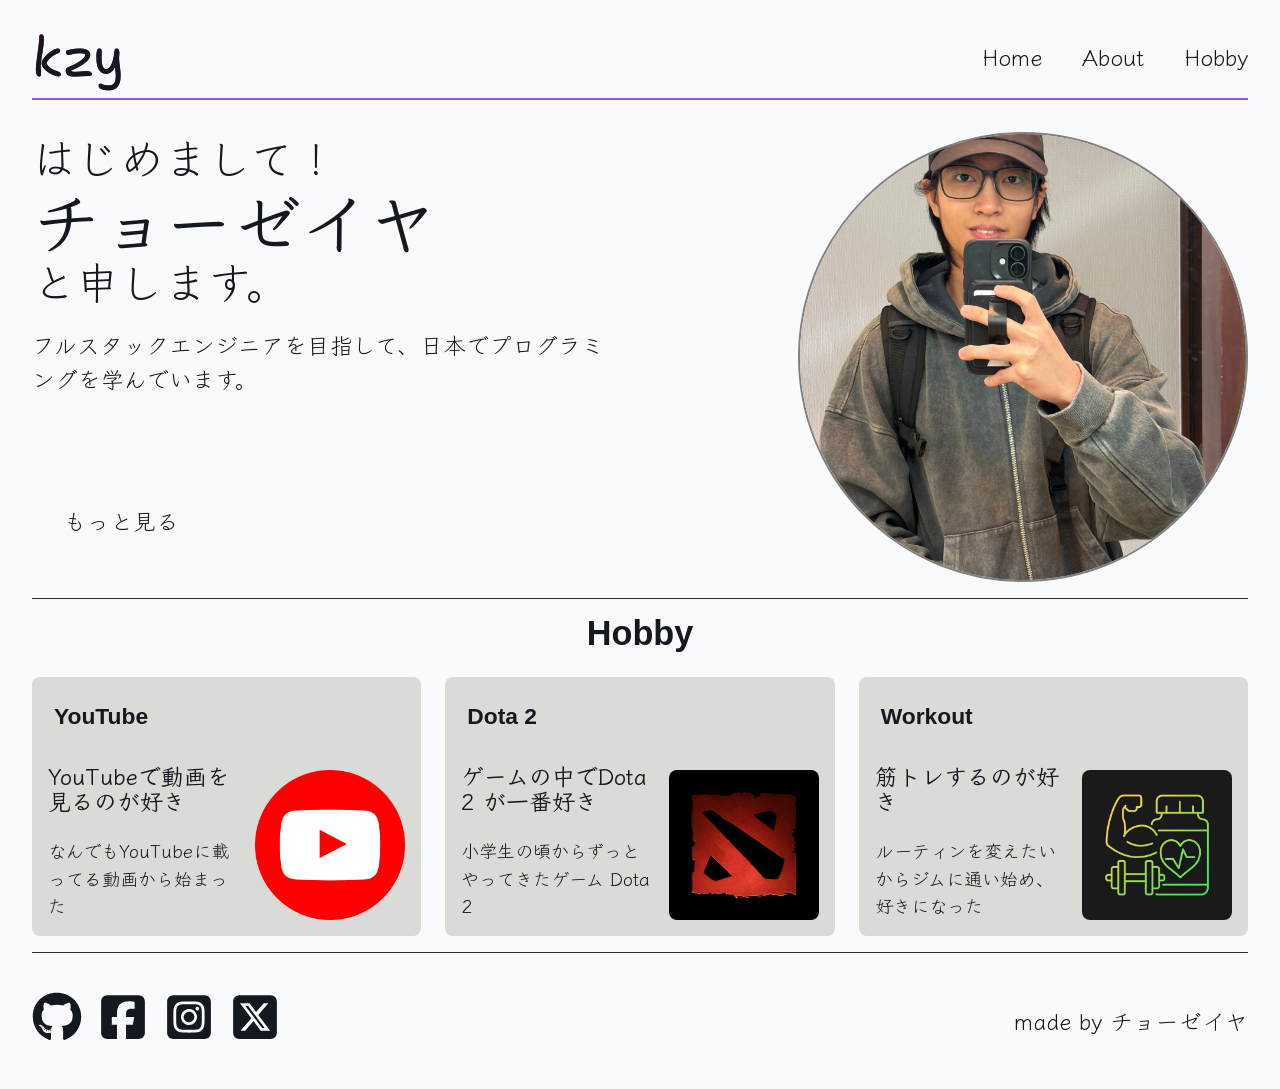
<file: index.html>
<!doctype html>
<html lang="en">
  <head>
    <meta charset="UTF-8" />
    <meta name="viewport" content="width=device-width, initial-scale=1.0" />

    <!--google fonts-->
    <link rel="preconnect" href="https://fonts.googleapis.com" />
    <link rel="preconnect" href="https://fonts.gstatic.com" crossorigin />
    <link
      href="https://fonts.googleapis.com/css2?family=Google+Sans:ital,opsz,wght@0,17..18,400..700;1,17..18,400..700&family=Klee+One:wght@400;600&family=Shantell+Sans:ital,wght@0,300..800;1,300..800&display=swap"
      rel="stylesheet"
    />

    <!--favicon-->

    <!--css-->

    <link rel="stylesheet" href="css/index.css" />
    <link rel="stylesheet" href="css/home.css" />

    <title>kzy | Profile</title>
  </head>
  <body>
    <header class="header">
      <div class="logo-container">
        <p class="logo">
          <a class="logo-link | ff-accent fs-800" href="index.html">kzy</a>
        </p>
      </div>
      <nav class="primary-nav">
        <ul class="nav-lists" role="list">
          <li class="nav-list">
            <a href="index.html" class="nav-link">Home</a>
          </li>
          <li class="nav-list">
            <a href="about.html" class="nav-link">About</a>
          </li>
          <li class="nav-list">
            <a href="hobby.html" class="nav-link">Hobby</a>
          </li>
        </ul>
      </nav>
    </header>

    <main>
      <div class="wrapper">
        <section class="hero-section | grid section-end-line">
          <div class="hero-content | flow">
            <h1 class="hero-content-title | fw-regular fs-700">
              はじめまして！
              <br />
              <span class="text-big | fw-semi-bold fs-900">チョーゼイヤ</span>
              <br />
              と申します。
            </h1>
            <p class="hero-content-description">
              フルスタックエンジニアを目指して、日本でプログラミングを学んでいます。
            </p>
          </div>

          <img src="images/avatar.jpg" alt="" class="hero-avatar" />

          <a href="about.html" class="link-btn">もっと見る</a>
        </section>

        <section class="hobby-section | flow section-end-line">
          <h2 class="hobby-title | ff-secondary fw-bold text-center">Hobby</h2>

          <div class="cards-container">
            <!--YouTube-->
            <div class="card youtube | grid">
              <p class="card-title | ff-secondary fw-bold">
                <a href="hobby.html#youtube">YouTube</a>
              </p>

              <div class="card-contents | flow text-start">
                <h4 class="card-content-heading | fs-400">
                  YouTubeで動画を見るのが好き　
                </h4>
                <p class="card-content-description | fs-300">
                  なんでもYouTubeに載ってる動画から始まった
                </p>
              </div>

              <div class="card-img">
                <img src="images/youtube.png" alt="" />
              </div>
            </div>

            <!--Dota 2-->
            <div class="card dota | grid">
              <p class="card-title | ff-secondary fw-bold">
                <a href="hobby.html#dota">Dota 2</a>
              </p>

              <div class="card-contents | flow text-start">
                <h4 class="card-content-heading | fs-400">
                  ゲームの中でDota 2 が一番好き
                </h4>
                <p class="card-content-description | fs-300">
                  小学生の頃からずっとやってきたゲーム Dota 2
                </p>
              </div>

              <div class="card-img">
                <img src="images/dota.jpg" alt="" />
              </div>
            </div>

            <!--Workout-->
            <div class="card workout | grid">
              <p class="card-title | ff-secondary fw-bold">
                <a href="hobby.html#workout">Workout</a>
              </p>

              <div class="card-contents | flow text-start">
                <h4 class="card-content-heading | fs-400">
                  筋トレするのが好き
                </h4>
                <p class="card-content-description | fs-300">
                  ルーティンを変えたいからジムに通い始め、好きになった
                </p>
              </div>

              <div class="card-img">
                <img src="images/workout.jpg" alt="" />
              </div>
            </div>
          </div>
        </section>
      </div>
    </main>
    <footer>
      <div class="footer-section | wrapper">
        <ul class="social-lists | flex" role="list">
          <!--GitHub-->
          <li class="social-list github">
            <a
              href="https://github.com/2602IT0011-oca"
              class="social-link"
              target="_blank"
            >
              <svg xmlns="http://www.w3.org/2000/svg" viewBox="0 0 512 512">
                <!--!Font Awesome Free v7.2.0 by @fontawesome - https://fontawesome.com License - https://fontawesome.com/license/free Copyright 2026 Fonticons, Inc.-->
                <path
                  d="M173.9 397.4c0 2-2.3 3.6-5.2 3.6-3.3 .3-5.6-1.3-5.6-3.6 0-2 2.3-3.6 5.2-3.6 3-.3 5.6 1.3 5.6 3.6zm-31.1-4.5c-.7 2 1.3 4.3 4.3 4.9 2.6 1 5.6 0 6.2-2s-1.3-4.3-4.3-5.2c-2.6-.7-5.5 .3-6.2 2.3zm44.2-1.7c-2.9 .7-4.9 2.6-4.6 4.9 .3 2 2.9 3.3 5.9 2.6 2.9-.7 4.9-2.6 4.6-4.6-.3-1.9-3-3.2-5.9-2.9zM252.8 8c-138.7 0-244.8 105.3-244.8 244 0 110.9 69.8 205.8 169.5 239.2 12.8 2.3 17.3-5.6 17.3-12.1 0-6.2-.3-40.4-.3-61.4 0 0-70 15-84.7-29.8 0 0-11.4-29.1-27.8-36.6 0 0-22.9-15.7 1.6-15.4 0 0 24.9 2 38.6 25.8 21.9 38.6 58.6 27.5 72.9 20.9 2.3-16 8.8-27.1 16-33.7-55.9-6.2-112.3-14.3-112.3-110.5 0-27.5 7.6-41.3 23.6-58.9-2.6-6.5-11.1-33.3 2.6-67.9 20.9-6.5 69 27 69 27 20-5.6 41.5-8.5 62.8-8.5s42.8 2.9 62.8 8.5c0 0 48.1-33.6 69-27 13.7 34.7 5.2 61.4 2.6 67.9 16 17.7 25.8 31.5 25.8 58.9 0 96.5-58.9 104.2-114.8 110.5 9.2 7.9 17 22.9 17 46.4 0 33.7-.3 75.4-.3 83.6 0 6.5 4.6 14.4 17.3 12.1 100-33.2 167.8-128.1 167.8-239 0-138.7-112.5-244-251.2-244zM105.2 352.9c-1.3 1-1 3.3 .7 5.2 1.6 1.6 3.9 2.3 5.2 1 1.3-1 1-3.3-.7-5.2-1.6-1.6-3.9-2.3-5.2-1zm-10.8-8.1c-.7 1.3 .3 2.9 2.3 3.9 1.6 1 3.6 .7 4.3-.7 .7-1.3-.3-2.9-2.3-3.9-2-.6-3.6-.3-4.3 .7zm32.4 35.6c-1.6 1.3-1 4.3 1.3 6.2 2.3 2.3 5.2 2.6 6.5 1 1.3-1.3 .7-4.3-1.3-6.2-2.2-2.3-5.2-2.6-6.5-1zm-11.4-14.7c-1.6 1-1.6 3.6 0 5.9s4.3 3.3 5.6 2.3c1.6-1.3 1.6-3.9 0-6.2-1.4-2.3-4-3.3-5.6-2z"
                />
              </svg>
            </a>
          </li>

          <!--Facebook-->
          <li class="social-list facebook">
            <a
              href="https://www.facebook.com/kyaw.zayya.921677/"
              class="social-link"
              target="_blank"
            >
              <svg xmlns="http://www.w3.org/2000/svg" viewBox="0 0 448 512">
                <!--!Font Awesome Free v7.2.0 by @fontawesome - https://fontawesome.com License - https://fontawesome.com/license/free Copyright 2026 Fonticons, Inc.-->
                <path
                  d="M64 32C28.7 32 0 60.7 0 96L0 416c0 35.3 28.7 64 64 64l98.2 0 0-145.8-52.8 0 0-78.2 52.8 0 0-33.7c0-87.1 39.4-127.5 125-127.5 16.2 0 44.2 3.2 55.7 6.4l0 70.8c-6-.6-16.5-1-29.6-1-42 0-58.2 15.9-58.2 57.2l0 27.8 83.6 0-14.4 78.2-69.3 0 0 145.8 129 0c35.3 0 64-28.7 64-64l0-320c0-35.3-28.7-64-64-64L64 32z"
                />
              </svg>
            </a>
          </li>

          <!--Instagram-->
          <li class="social-list instagram">
            <a
              href="https://www.instagram.com/_kane2881_/"
              class="social-link"
              target="_blank"
            >
              <svg xmlns="http://www.w3.org/2000/svg" viewBox="0 0 448 512">
                <!--!Font Awesome Free v7.2.0 by @fontawesome - https://fontawesome.com License - https://fontawesome.com/license/free Copyright 2026 Fonticons, Inc.-->
                <path
                  d="M194.4 211.7a53.3 53.3 0 1 0 59.2 88.6 53.3 53.3 0 1 0 -59.2-88.6zm142.3-68.4c-5.2-5.2-11.5-9.3-18.4-12-18.1-7.1-57.6-6.8-83.1-6.5-4.1 0-7.9 .1-11.2 .1s-7.2 0-11.4-.1c-25.5-.3-64.8-.7-82.9 6.5-6.9 2.7-13.1 6.8-18.4 12s-9.3 11.5-12 18.4c-7.1 18.1-6.7 57.7-6.5 83.2 0 4.1 .1 7.9 .1 11.1s0 7-.1 11.1c-.2 25.5-.6 65.1 6.5 83.2 2.7 6.9 6.8 13.1 12 18.4s11.5 9.3 18.4 12c18.1 7.1 57.6 6.8 83.1 6.5 4.1 0 7.9-.1 11.2-.1s7.2 0 11.4 .1c25.5 .3 64.8 .7 82.9-6.5 6.9-2.7 13.1-6.8 18.4-12s9.3-11.5 12-18.4c7.2-18 6.8-57.4 6.5-83 0-4.2-.1-8.1-.1-11.4s0-7.1 .1-11.4c.3-25.5 .7-64.9-6.5-83-2.7-6.9-6.8-13.1-12-18.4l0 .2zm-67.1 44.5c18.1 12.1 30.6 30.9 34.9 52.2s-.2 43.5-12.3 61.6c-6 9-13.7 16.6-22.6 22.6s-19 10.1-29.6 12.2c-21.3 4.2-43.5-.2-61.6-12.3s-30.6-30.9-34.9-52.2 .2-43.5 12.2-61.6 30.9-30.6 52.2-34.9 43.5 .2 61.6 12.2l.1 0zm29.2-1.3c-3.1-2.1-5.6-5.1-7.1-8.6s-1.8-7.3-1.1-11.1 2.6-7.1 5.2-9.8 6.1-4.5 9.8-5.2 7.6-.4 11.1 1.1 6.5 3.9 8.6 7 3.2 6.8 3.2 10.6c0 2.5-.5 5-1.4 7.3s-2.4 4.4-4.1 6.2-3.9 3.2-6.2 4.2-4.8 1.5-7.3 1.5c-3.8 0-7.5-1.1-10.6-3.2l-.1 0zM448 96c0-35.3-28.7-64-64-64L64 32C28.7 32 0 60.7 0 96L0 416c0 35.3 28.7 64 64 64l320 0c35.3 0 64-28.7 64-64l0-320zM357 389c-18.7 18.7-41.4 24.6-67 25.9-26.4 1.5-105.6 1.5-132 0-25.6-1.3-48.3-7.2-67-25.9s-24.6-41.4-25.8-67c-1.5-26.4-1.5-105.6 0-132 1.3-25.6 7.1-48.3 25.8-67s41.5-24.6 67-25.8c26.4-1.5 105.6-1.5 132 0 25.6 1.3 48.3 7.1 67 25.8s24.6 41.4 25.8 67c1.5 26.3 1.5 105.4 0 131.9-1.3 25.6-7.1 48.3-25.8 67l0 .1z"
                />
              </svg>
            </a>
          </li>

          <!--X-twitter-->
          <li class="social-list x-twitter">
            <a
              href="https://x.com/kane_280801"
              class="social-link"
              target="_blank"
            >
              <svg xmlns="http://www.w3.org/2000/svg" viewBox="0 0 448 512">
                <!--!Font Awesome Free v7.2.0 by @fontawesome - https://fontawesome.com License - https://fontawesome.com/license/free Copyright 2026 Fonticons, Inc.-->
                <path
                  d="M64 32C28.7 32 0 60.7 0 96L0 416c0 35.3 28.7 64 64 64l320 0c35.3 0 64-28.7 64-64l0-320c0-35.3-28.7-64-64-64L64 32zm297.1 84l-103.8 118.6 122.1 161.4-95.6 0-74.8-97.9-85.7 97.9-47.5 0 111-126.9-117.1-153.1 98 0 67.7 89.5 78.2-89.5 47.5 0zM323.3 367.6l-169.9-224.7-28.3 0 171.8 224.7 26.4 0z"
                />
              </svg>
            </a>
          </li>
        </ul>
        <p class="creator-information">made by チョーゼイヤ</p>
      </div>
    </footer>
  </body>
</html>
</file>
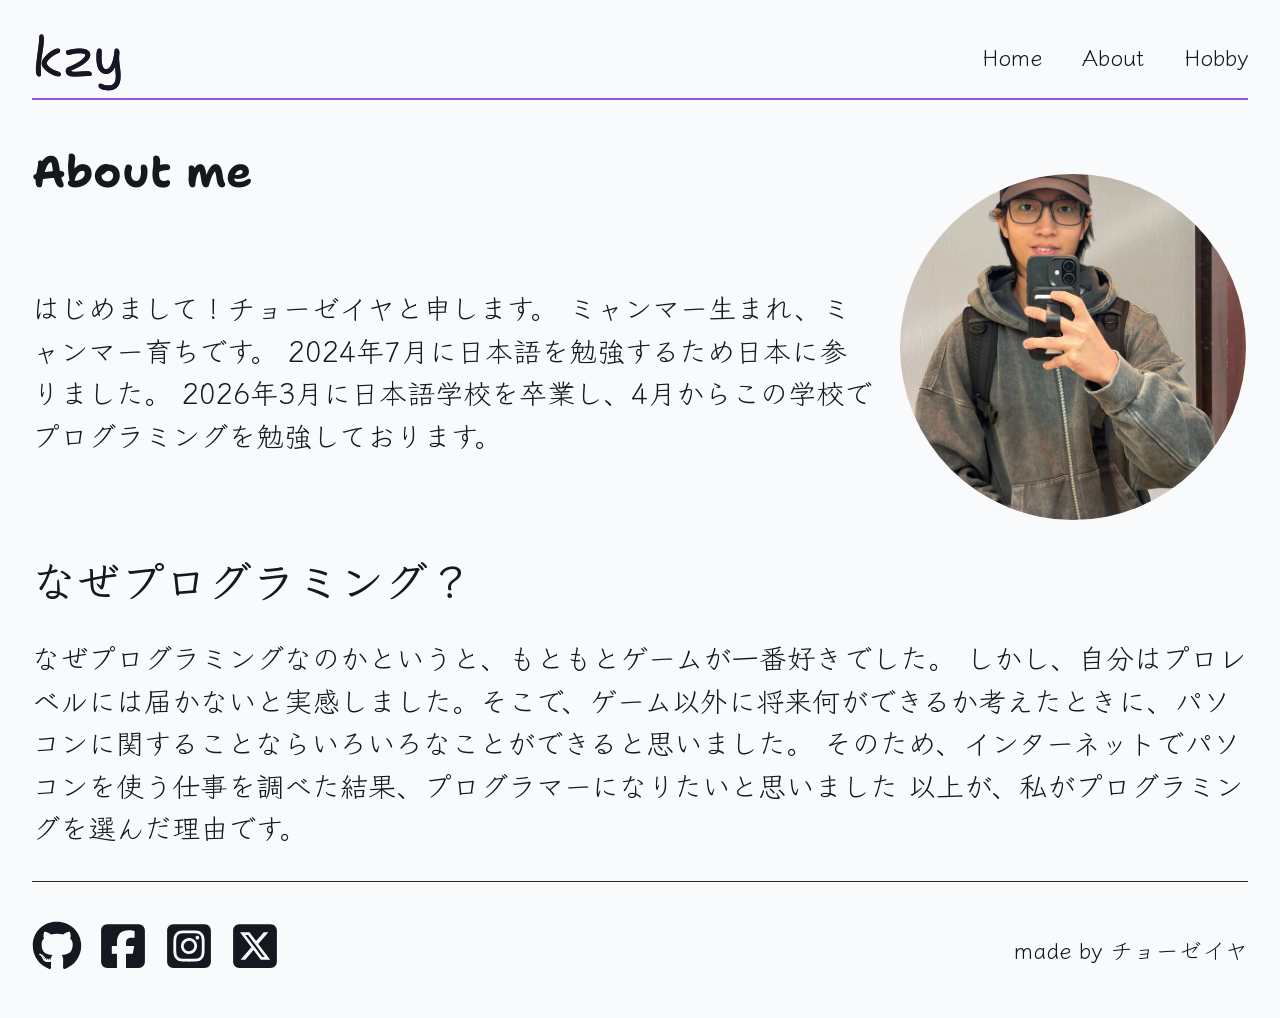
<file: about.html>
<!doctype html>
<html lang="en">
  <head>
    <meta charset="UTF-8" />
    <meta name="viewport" content="width=device-width, initial-scale=1.0" />

    <!--google fonts-->
    <link rel="preconnect" href="https://fonts.googleapis.com" />
    <link rel="preconnect" href="https://fonts.gstatic.com" crossorigin />
    <link
      href="https://fonts.googleapis.com/css2?family=Google+Sans:ital,opsz,wght@0,17..18,400..700;1,17..18,400..700&family=Klee+One:wght@400;600&family=Shantell+Sans:ital,wght@0,300..800;1,300..800&display=swap"
      rel="stylesheet"
    />

    <!--favicon-->

    <!--css-->
    <link rel="stylesheet" href="./css/index.css" />
    <link rel="stylesheet" href="./css/about.css" />

    <title>kzy | Profile</title>
  </head>
  <body>
    <header class="header">
      <div class="logo-container">
        <p class="logo">
          <a class="logo-link | ff-accent fs-800" href="index.html">kzy</a>
        </p>
      </div>
      <nav class="primary-nav">
        <ul class="nav-lists" role="list">
          <li class="nav-list">
            <a href="index.html" class="nav-link">Home</a>
          </li>
          <li class="nav-list">
            <a href="about.html" class="nav-link">About</a>
          </li>
          <li class="nav-list">
            <a href="hobby.html" class="nav-link">Hobby</a>
          </li>
        </ul>
      </nav>
    </header>

    <main>
      <div class="main-grid-container | wrapper flow section-end-line fs-500">
        <div class="main-top-grid | flow">
          <h1 class="heading | ff-accent fs-700">About me</h1>

          <p>
            はじめまして！チョーゼイヤと申します。
            ミャンマー生まれ、ミャンマー育ちです。
            2024年7月に日本語を勉強するため日本に参りました。
            2026年3月に日本語学校を卒業し、4月からこの学校でプログラミングを勉強しております。
          </p>

          <img src="images/avatar.jpg" alt="" />
        </div>

        <p class="fw-semi-bold fs-700">なぜプログラミング？</p>

        <p>
          なぜプログラミングなのかというと、もともとゲームが一番好きでした。
          しかし、自分はプロレベルには届かないと実感しました。そこで、ゲーム以外に将来何ができるか考えたときに、パソコンに関することならいろいろなことができると思いました。
          そのため、インターネットでパソコンを使う仕事を調べた結果、プログラマーになりたいと思いました
          以上が、私がプログラミングを選んだ理由です。
        </p>
      </div>
    </main>

    <footer>
      <div class="footer-section | wrapper">
        <ul class="social-lists | flex" role="list">
          <!--GitHub-->
          <li class="social-list github">
            <a
              href="https://github.com/2602IT0011-oca"
              class="social-link"
              target="_blank"
            >
              <svg xmlns="http://www.w3.org/2000/svg" viewBox="0 0 512 512">
                <!--!Font Awesome Free v7.2.0 by @fontawesome - https://fontawesome.com License - https://fontawesome.com/license/free Copyright 2026 Fonticons, Inc.-->
                <path
                  d="M173.9 397.4c0 2-2.3 3.6-5.2 3.6-3.3 .3-5.6-1.3-5.6-3.6 0-2 2.3-3.6 5.2-3.6 3-.3 5.6 1.3 5.6 3.6zm-31.1-4.5c-.7 2 1.3 4.3 4.3 4.9 2.6 1 5.6 0 6.2-2s-1.3-4.3-4.3-5.2c-2.6-.7-5.5 .3-6.2 2.3zm44.2-1.7c-2.9 .7-4.9 2.6-4.6 4.9 .3 2 2.9 3.3 5.9 2.6 2.9-.7 4.9-2.6 4.6-4.6-.3-1.9-3-3.2-5.9-2.9zM252.8 8c-138.7 0-244.8 105.3-244.8 244 0 110.9 69.8 205.8 169.5 239.2 12.8 2.3 17.3-5.6 17.3-12.1 0-6.2-.3-40.4-.3-61.4 0 0-70 15-84.7-29.8 0 0-11.4-29.1-27.8-36.6 0 0-22.9-15.7 1.6-15.4 0 0 24.9 2 38.6 25.8 21.9 38.6 58.6 27.5 72.9 20.9 2.3-16 8.8-27.1 16-33.7-55.9-6.2-112.3-14.3-112.3-110.5 0-27.5 7.6-41.3 23.6-58.9-2.6-6.5-11.1-33.3 2.6-67.9 20.9-6.5 69 27 69 27 20-5.6 41.5-8.5 62.8-8.5s42.8 2.9 62.8 8.5c0 0 48.1-33.6 69-27 13.7 34.7 5.2 61.4 2.6 67.9 16 17.7 25.8 31.5 25.8 58.9 0 96.5-58.9 104.2-114.8 110.5 9.2 7.9 17 22.9 17 46.4 0 33.7-.3 75.4-.3 83.6 0 6.5 4.6 14.4 17.3 12.1 100-33.2 167.8-128.1 167.8-239 0-138.7-112.5-244-251.2-244zM105.2 352.9c-1.3 1-1 3.3 .7 5.2 1.6 1.6 3.9 2.3 5.2 1 1.3-1 1-3.3-.7-5.2-1.6-1.6-3.9-2.3-5.2-1zm-10.8-8.1c-.7 1.3 .3 2.9 2.3 3.9 1.6 1 3.6 .7 4.3-.7 .7-1.3-.3-2.9-2.3-3.9-2-.6-3.6-.3-4.3 .7zm32.4 35.6c-1.6 1.3-1 4.3 1.3 6.2 2.3 2.3 5.2 2.6 6.5 1 1.3-1.3 .7-4.3-1.3-6.2-2.2-2.3-5.2-2.6-6.5-1zm-11.4-14.7c-1.6 1-1.6 3.6 0 5.9s4.3 3.3 5.6 2.3c1.6-1.3 1.6-3.9 0-6.2-1.4-2.3-4-3.3-5.6-2z"
                />
              </svg>
            </a>
          </li>

          <!--Facebook-->
          <li class="social-list facebook">
            <a
              href="https://www.facebook.com/kyaw.zayya.921677/"
              class="social-link"
              target="_blank"
            >
              <svg xmlns="http://www.w3.org/2000/svg" viewBox="0 0 448 512">
                <!--!Font Awesome Free v7.2.0 by @fontawesome - https://fontawesome.com License - https://fontawesome.com/license/free Copyright 2026 Fonticons, Inc.-->
                <path
                  d="M64 32C28.7 32 0 60.7 0 96L0 416c0 35.3 28.7 64 64 64l98.2 0 0-145.8-52.8 0 0-78.2 52.8 0 0-33.7c0-87.1 39.4-127.5 125-127.5 16.2 0 44.2 3.2 55.7 6.4l0 70.8c-6-.6-16.5-1-29.6-1-42 0-58.2 15.9-58.2 57.2l0 27.8 83.6 0-14.4 78.2-69.3 0 0 145.8 129 0c35.3 0 64-28.7 64-64l0-320c0-35.3-28.7-64-64-64L64 32z"
                />
              </svg>
            </a>
          </li>

          <!--Instagram-->
          <li class="social-list instagram">
            <a
              href="https://www.instagram.com/_kane2881_/"
              class="social-link"
              target="_blank"
            >
              <svg xmlns="http://www.w3.org/2000/svg" viewBox="0 0 448 512">
                <!--!Font Awesome Free v7.2.0 by @fontawesome - https://fontawesome.com License - https://fontawesome.com/license/free Copyright 2026 Fonticons, Inc.-->
                <path
                  d="M194.4 211.7a53.3 53.3 0 1 0 59.2 88.6 53.3 53.3 0 1 0 -59.2-88.6zm142.3-68.4c-5.2-5.2-11.5-9.3-18.4-12-18.1-7.1-57.6-6.8-83.1-6.5-4.1 0-7.9 .1-11.2 .1s-7.2 0-11.4-.1c-25.5-.3-64.8-.7-82.9 6.5-6.9 2.7-13.1 6.8-18.4 12s-9.3 11.5-12 18.4c-7.1 18.1-6.7 57.7-6.5 83.2 0 4.1 .1 7.9 .1 11.1s0 7-.1 11.1c-.2 25.5-.6 65.1 6.5 83.2 2.7 6.9 6.8 13.1 12 18.4s11.5 9.3 18.4 12c18.1 7.1 57.6 6.8 83.1 6.5 4.1 0 7.9-.1 11.2-.1s7.2 0 11.4 .1c25.5 .3 64.8 .7 82.9-6.5 6.9-2.7 13.1-6.8 18.4-12s9.3-11.5 12-18.4c7.2-18 6.8-57.4 6.5-83 0-4.2-.1-8.1-.1-11.4s0-7.1 .1-11.4c.3-25.5 .7-64.9-6.5-83-2.7-6.9-6.8-13.1-12-18.4l0 .2zm-67.1 44.5c18.1 12.1 30.6 30.9 34.9 52.2s-.2 43.5-12.3 61.6c-6 9-13.7 16.6-22.6 22.6s-19 10.1-29.6 12.2c-21.3 4.2-43.5-.2-61.6-12.3s-30.6-30.9-34.9-52.2 .2-43.5 12.2-61.6 30.9-30.6 52.2-34.9 43.5 .2 61.6 12.2l.1 0zm29.2-1.3c-3.1-2.1-5.6-5.1-7.1-8.6s-1.8-7.3-1.1-11.1 2.6-7.1 5.2-9.8 6.1-4.5 9.8-5.2 7.6-.4 11.1 1.1 6.5 3.9 8.6 7 3.2 6.8 3.2 10.6c0 2.5-.5 5-1.4 7.3s-2.4 4.4-4.1 6.2-3.9 3.2-6.2 4.2-4.8 1.5-7.3 1.5c-3.8 0-7.5-1.1-10.6-3.2l-.1 0zM448 96c0-35.3-28.7-64-64-64L64 32C28.7 32 0 60.7 0 96L0 416c0 35.3 28.7 64 64 64l320 0c35.3 0 64-28.7 64-64l0-320zM357 389c-18.7 18.7-41.4 24.6-67 25.9-26.4 1.5-105.6 1.5-132 0-25.6-1.3-48.3-7.2-67-25.9s-24.6-41.4-25.8-67c-1.5-26.4-1.5-105.6 0-132 1.3-25.6 7.1-48.3 25.8-67s41.5-24.6 67-25.8c26.4-1.5 105.6-1.5 132 0 25.6 1.3 48.3 7.1 67 25.8s24.6 41.4 25.8 67c1.5 26.3 1.5 105.4 0 131.9-1.3 25.6-7.1 48.3-25.8 67l0 .1z"
                />
              </svg>
            </a>
          </li>

          <!--X-twitter-->
          <li class="social-list x-twitter">
            <a
              href="https://x.com/kane_280801"
              class="social-link"
              target="_blank"
            >
              <svg xmlns="http://www.w3.org/2000/svg" viewBox="0 0 448 512">
                <!--!Font Awesome Free v7.2.0 by @fontawesome - https://fontawesome.com License - https://fontawesome.com/license/free Copyright 2026 Fonticons, Inc.-->
                <path
                  d="M64 32C28.7 32 0 60.7 0 96L0 416c0 35.3 28.7 64 64 64l320 0c35.3 0 64-28.7 64-64l0-320c0-35.3-28.7-64-64-64L64 32zm297.1 84l-103.8 118.6 122.1 161.4-95.6 0-74.8-97.9-85.7 97.9-47.5 0 111-126.9-117.1-153.1 98 0 67.7 89.5 78.2-89.5 47.5 0zM323.3 367.6l-169.9-224.7-28.3 0 171.8 224.7 26.4 0z"
                />
              </svg>
            </a>
          </li>
        </ul>
        <p class="creator-information">made by チョーゼイヤ</p>
      </div>
    </footer>
  </body>
</html>
</file>
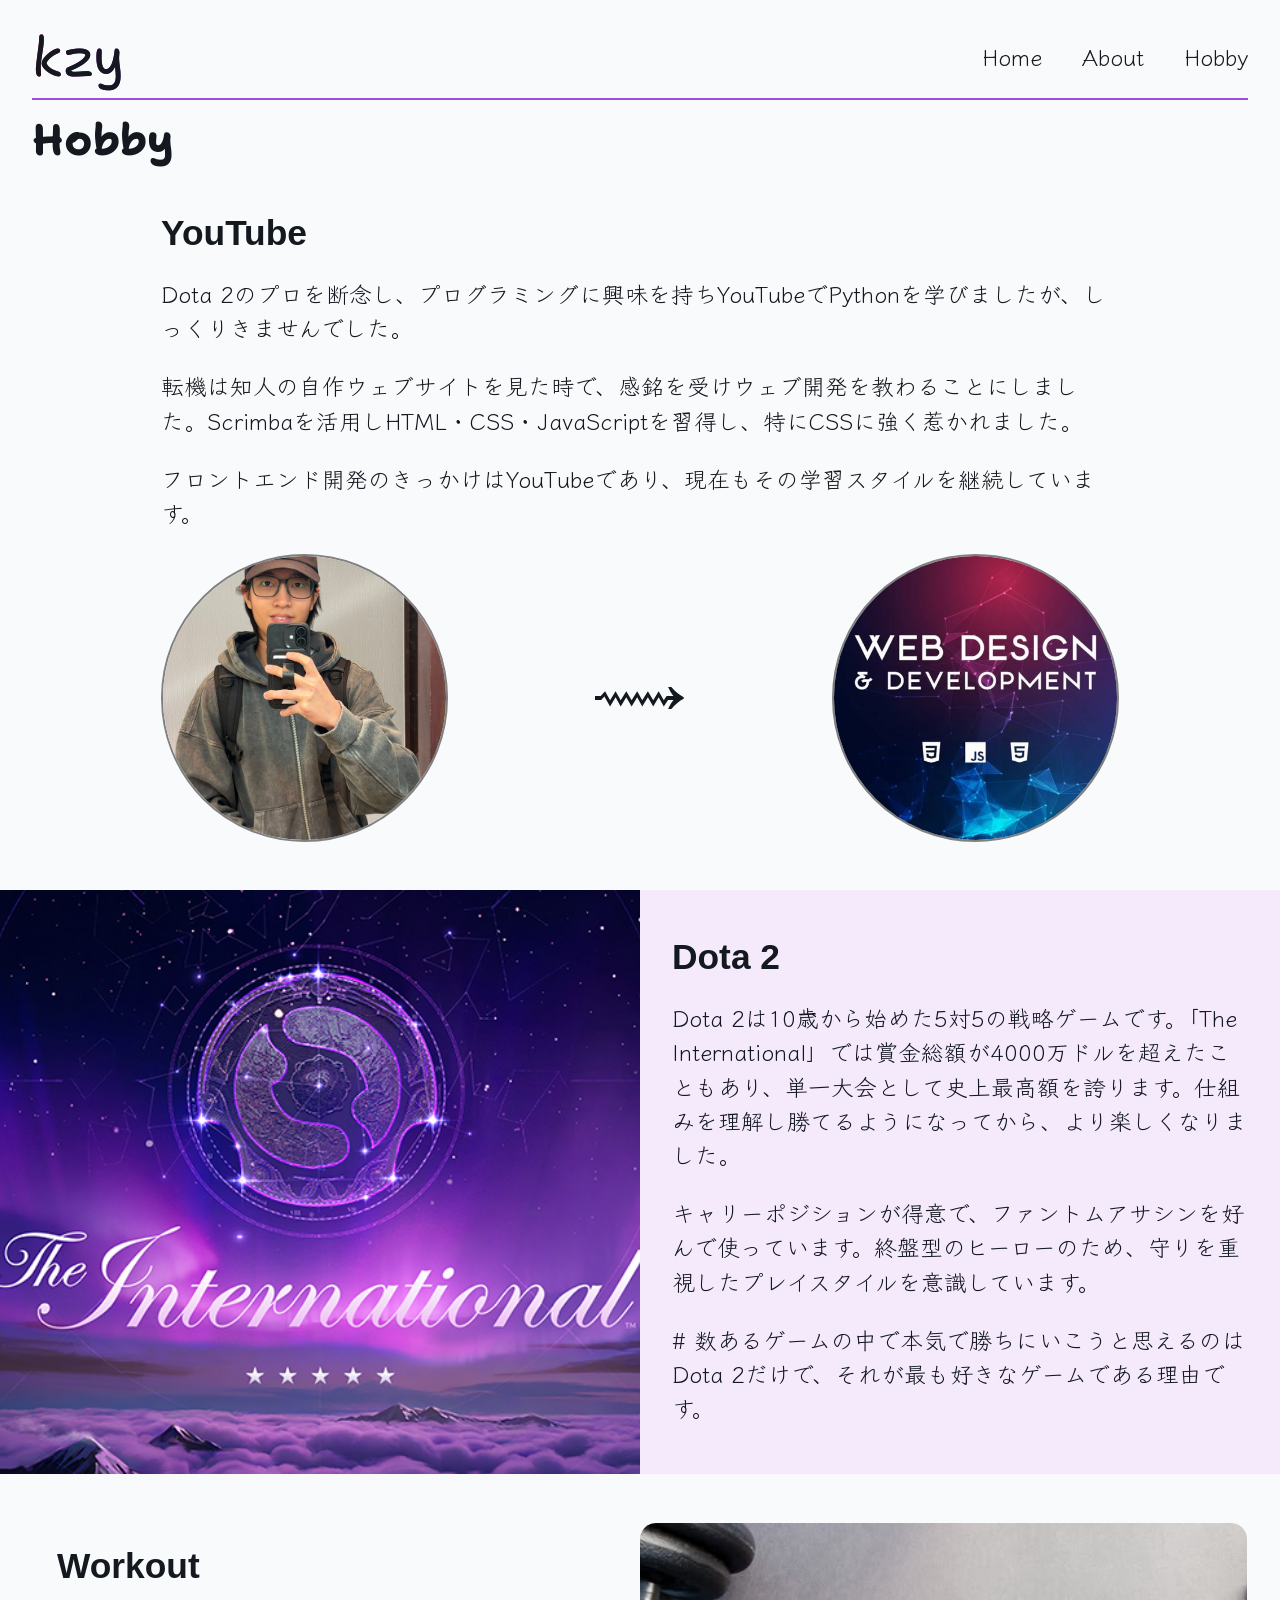
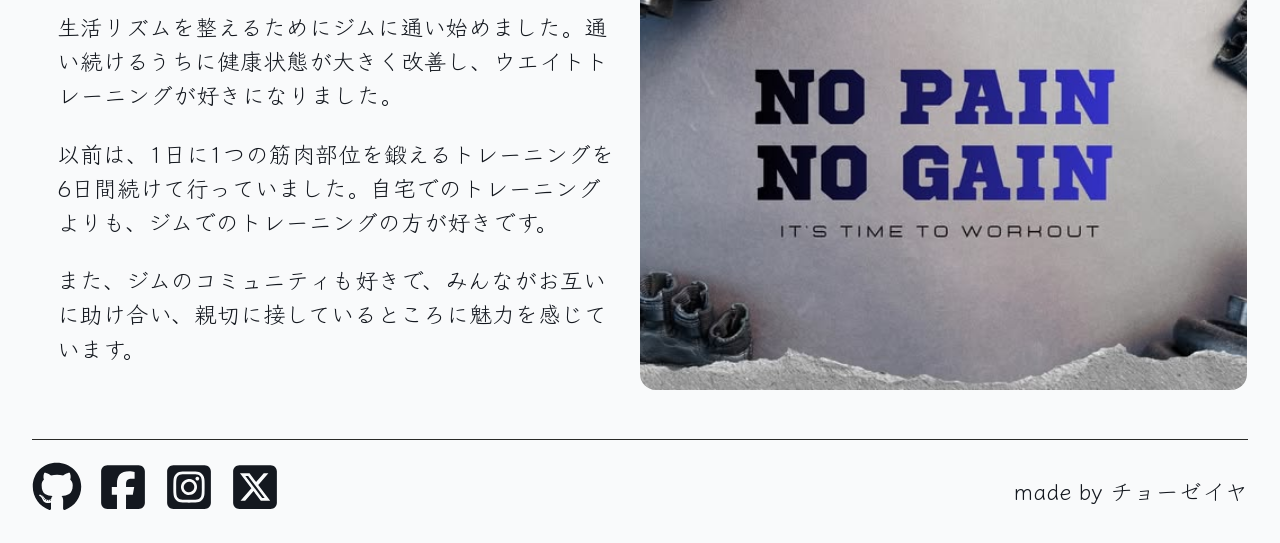
<file: hobby.html>
<!doctype html>
<html lang="en">
  <head>
    <meta charset="UTF-8" />
    <meta name="viewport" content="width=device-width, initial-scale=1.0" />

    <!--google fonts-->
    <link rel="preconnect" href="https://fonts.googleapis.com" />
    <link rel="preconnect" href="https://fonts.gstatic.com" crossorigin />
    <link
      href="https://fonts.googleapis.com/css2?family=Google+Sans:ital,opsz,wght@0,17..18,400..700;1,17..18,400..700&family=Klee+One:wght@400;600&family=Shantell+Sans:ital,wght@0,300..800;1,300..800&display=swap"
      rel="stylesheet"
    />

    <!--favicon-->

    <!--css-->
    <link rel="stylesheet" href="./css/index.css" />
    <link rel="stylesheet" href="./css/hobby.css" />

    <title>kzy | Profile</title>
  </head>
  <body>
    <header class="header">
      <div class="logo-container">
        <p class="logo">
          <a class="logo-link | ff-accent fs-800" href="index.html">kzy</a>
        </p>
      </div>
      <nav class="primary-nav">
        <ul class="nav-lists" role="list">
          <li class="nav-list">
            <a href="index.html" class="nav-link">Home</a>
          </li>
          <li class="nav-list">
            <a href="about.html" class="nav-link">About</a>
          </li>
          <li class="nav-list">
            <a href="hobby.html" class="nav-link">Hobby</a>
          </li>
        </ul>
      </nav>
    </header>

    <main>
      <div class="wrapper">
        <h1 class="ff-accent fs-700">Hobby</h1>
      </div>
      <!--YouTube-->
      <section class="youtube | wrapper-narrow flow" id="youtube">
        <div class="flow">
          <h2 class="ff-secondary fs-600">YouTube</h2>
          <p>
            Dota
            2のプロを断念し、プログラミングに興味を持ちYouTubeでPythonを学びましたが、しっくりきませんでした。
          </p>
          <p>
            転機は知人の自作ウェブサイトを見た時で、感銘を受けウェブ開発を教わることにしました。Scrimbaを活用しHTML・CSS・JavaScriptを習得し、特にCSSに強く惹かれました。
          </p>
          <p>
            フロントエンド開発のきっかけはYouTubeであり、現在もその学習スタイルを継続しています。
          </p>
        </div>
        <div class="img-grid-container">
          <img src="images/avatar.jpg" alt="" />

          <svg viewBox="0 0 32 8" xmlns="http://www.w3.org/2000/svg">
            <path
              d="M5.36 6.92L3.34 3.4L2.18 4.62H-4.21703e-06V3.2H2.04L3.58 1.5L5.36 4.74L7.32 1.5L9.14 4.74L11.12 1.5L13.02 4.74L15 1.5L16.8 4.74L18.8 1.5L20.7 4.74L22.64 1.5L24.46 4.74L25.46 3.18H27.9C27.28 2.48 26.64 1.4 25.98 -1.3113e-06H27.14C28.54 1.64 30 2.84 31.54 3.62V4.18C30 4.96 28.54 6.16 27.14 7.8H25.98C26.64 6.4 27.28 5.32 27.9 4.62H25.96L24.46 6.92L22.64 3.68L20.7 6.92L18.8 3.68L16.8 6.92L15 3.68L13.02 6.92L11.12 3.68L9.14 6.92L7.32 3.68L5.36 6.92Z"
              fill="black"
            />
          </svg>

          <img src="images/hobby-youtube.jpg" alt="" />
        </div>
      </section>
      <!--Dota-->
      <section class="dota | full-bleed" id="dota">
        <img src="images/hobby-dota.png" alt="" />
        <div class="flow">
          <h2 class="ff-secondary fs-600">Dota 2</h2>
          <p>
            Dota 2は10歳から始めた5対5の戦略ゲームです。「The
            International」では賞金総額が4000万ドルを超えたこともあり、単一大会として史上最高額を誇ります。仕組みを理解し勝てるようになってから、より楽しくなりました。
          </p>
          <p>
            キャリーポジションが得意で、ファントムアサシンを好んで使っています。終盤型のヒーローのため、守りを重視したプレイスタイルを意識しています。
          </p>
          <p>
            # 数あるゲームの中で本気で勝ちにいこうと思えるのはDota
            2だけで、それが最も好きなゲームである理由です。
          </p>
        </div>
      </section>
      <!--Workout-->
      <section class="workout | wrapper section-end-line" id="workout">
        <div class="workout-content-grid-container">
          <img src="images/hobby-workout.jpg" alt="" />
          <div>
            <h2 class="ff-secondary fs-600">Workout</h2>
            <p>
              生活リズムを整えるためにジムに通い始めました。通い続けるうちに健康状態が大きく改善し、ウエイトトレーニングが好きになりました。
            </p>
            <p>
              以前は、1日に1つの筋肉部位を鍛えるトレーニングを6日間続けて行っていました。自宅でのトレーニングよりも、ジムでのトレーニングの方が好きです。
            </p>
            <p>
              また、ジムのコミュニティも好きで、みんながお互いに助け合い、親切に接しているところに魅力を感じています。
            </p>
          </div>
        </div>
      </section>
    </main>

    <footer>
      <div class="footer-section | wrapper">
        <ul class="social-lists | flex" role="list">
          <!--GitHub-->
          <li class="social-list github">
            <a
              href="https://github.com/2602IT0011-oca"
              class="social-link"
              target="_blank"
            >
              <svg xmlns="http://www.w3.org/2000/svg" viewBox="0 0 512 512">
                <!--!Font Awesome Free v7.2.0 by @fontawesome - https://fontawesome.com License - https://fontawesome.com/license/free Copyright 2026 Fonticons, Inc.-->
                <path
                  d="M173.9 397.4c0 2-2.3 3.6-5.2 3.6-3.3 .3-5.6-1.3-5.6-3.6 0-2 2.3-3.6 5.2-3.6 3-.3 5.6 1.3 5.6 3.6zm-31.1-4.5c-.7 2 1.3 4.3 4.3 4.9 2.6 1 5.6 0 6.2-2s-1.3-4.3-4.3-5.2c-2.6-.7-5.5 .3-6.2 2.3zm44.2-1.7c-2.9 .7-4.9 2.6-4.6 4.9 .3 2 2.9 3.3 5.9 2.6 2.9-.7 4.9-2.6 4.6-4.6-.3-1.9-3-3.2-5.9-2.9zM252.8 8c-138.7 0-244.8 105.3-244.8 244 0 110.9 69.8 205.8 169.5 239.2 12.8 2.3 17.3-5.6 17.3-12.1 0-6.2-.3-40.4-.3-61.4 0 0-70 15-84.7-29.8 0 0-11.4-29.1-27.8-36.6 0 0-22.9-15.7 1.6-15.4 0 0 24.9 2 38.6 25.8 21.9 38.6 58.6 27.5 72.9 20.9 2.3-16 8.8-27.1 16-33.7-55.9-6.2-112.3-14.3-112.3-110.5 0-27.5 7.6-41.3 23.6-58.9-2.6-6.5-11.1-33.3 2.6-67.9 20.9-6.5 69 27 69 27 20-5.6 41.5-8.5 62.8-8.5s42.8 2.9 62.8 8.5c0 0 48.1-33.6 69-27 13.7 34.7 5.2 61.4 2.6 67.9 16 17.7 25.8 31.5 25.8 58.9 0 96.5-58.9 104.2-114.8 110.5 9.2 7.9 17 22.9 17 46.4 0 33.7-.3 75.4-.3 83.6 0 6.5 4.6 14.4 17.3 12.1 100-33.2 167.8-128.1 167.8-239 0-138.7-112.5-244-251.2-244zM105.2 352.9c-1.3 1-1 3.3 .7 5.2 1.6 1.6 3.9 2.3 5.2 1 1.3-1 1-3.3-.7-5.2-1.6-1.6-3.9-2.3-5.2-1zm-10.8-8.1c-.7 1.3 .3 2.9 2.3 3.9 1.6 1 3.6 .7 4.3-.7 .7-1.3-.3-2.9-2.3-3.9-2-.6-3.6-.3-4.3 .7zm32.4 35.6c-1.6 1.3-1 4.3 1.3 6.2 2.3 2.3 5.2 2.6 6.5 1 1.3-1.3 .7-4.3-1.3-6.2-2.2-2.3-5.2-2.6-6.5-1zm-11.4-14.7c-1.6 1-1.6 3.6 0 5.9s4.3 3.3 5.6 2.3c1.6-1.3 1.6-3.9 0-6.2-1.4-2.3-4-3.3-5.6-2z"
                />
              </svg>
            </a>
          </li>

          <!--Facebook-->
          <li class="social-list facebook">
            <a
              href="https://www.facebook.com/kyaw.zayya.921677/"
              class="social-link"
              target="_blank"
            >
              <svg xmlns="http://www.w3.org/2000/svg" viewBox="0 0 448 512">
                <!--!Font Awesome Free v7.2.0 by @fontawesome - https://fontawesome.com License - https://fontawesome.com/license/free Copyright 2026 Fonticons, Inc.-->
                <path
                  d="M64 32C28.7 32 0 60.7 0 96L0 416c0 35.3 28.7 64 64 64l98.2 0 0-145.8-52.8 0 0-78.2 52.8 0 0-33.7c0-87.1 39.4-127.5 125-127.5 16.2 0 44.2 3.2 55.7 6.4l0 70.8c-6-.6-16.5-1-29.6-1-42 0-58.2 15.9-58.2 57.2l0 27.8 83.6 0-14.4 78.2-69.3 0 0 145.8 129 0c35.3 0 64-28.7 64-64l0-320c0-35.3-28.7-64-64-64L64 32z"
                />
              </svg>
            </a>
          </li>

          <!--Instagram-->
          <li class="social-list instagram">
            <a
              href="https://www.instagram.com/_kane2881_/"
              class="social-link"
              target="_blank"
            >
              <svg xmlns="http://www.w3.org/2000/svg" viewBox="0 0 448 512">
                <!--!Font Awesome Free v7.2.0 by @fontawesome - https://fontawesome.com License - https://fontawesome.com/license/free Copyright 2026 Fonticons, Inc.-->
                <path
                  d="M194.4 211.7a53.3 53.3 0 1 0 59.2 88.6 53.3 53.3 0 1 0 -59.2-88.6zm142.3-68.4c-5.2-5.2-11.5-9.3-18.4-12-18.1-7.1-57.6-6.8-83.1-6.5-4.1 0-7.9 .1-11.2 .1s-7.2 0-11.4-.1c-25.5-.3-64.8-.7-82.9 6.5-6.9 2.7-13.1 6.8-18.4 12s-9.3 11.5-12 18.4c-7.1 18.1-6.7 57.7-6.5 83.2 0 4.1 .1 7.9 .1 11.1s0 7-.1 11.1c-.2 25.5-.6 65.1 6.5 83.2 2.7 6.9 6.8 13.1 12 18.4s11.5 9.3 18.4 12c18.1 7.1 57.6 6.8 83.1 6.5 4.1 0 7.9-.1 11.2-.1s7.2 0 11.4 .1c25.5 .3 64.8 .7 82.9-6.5 6.9-2.7 13.1-6.8 18.4-12s9.3-11.5 12-18.4c7.2-18 6.8-57.4 6.5-83 0-4.2-.1-8.1-.1-11.4s0-7.1 .1-11.4c.3-25.5 .7-64.9-6.5-83-2.7-6.9-6.8-13.1-12-18.4l0 .2zm-67.1 44.5c18.1 12.1 30.6 30.9 34.9 52.2s-.2 43.5-12.3 61.6c-6 9-13.7 16.6-22.6 22.6s-19 10.1-29.6 12.2c-21.3 4.2-43.5-.2-61.6-12.3s-30.6-30.9-34.9-52.2 .2-43.5 12.2-61.6 30.9-30.6 52.2-34.9 43.5 .2 61.6 12.2l.1 0zm29.2-1.3c-3.1-2.1-5.6-5.1-7.1-8.6s-1.8-7.3-1.1-11.1 2.6-7.1 5.2-9.8 6.1-4.5 9.8-5.2 7.6-.4 11.1 1.1 6.5 3.9 8.6 7 3.2 6.8 3.2 10.6c0 2.5-.5 5-1.4 7.3s-2.4 4.4-4.1 6.2-3.9 3.2-6.2 4.2-4.8 1.5-7.3 1.5c-3.8 0-7.5-1.1-10.6-3.2l-.1 0zM448 96c0-35.3-28.7-64-64-64L64 32C28.7 32 0 60.7 0 96L0 416c0 35.3 28.7 64 64 64l320 0c35.3 0 64-28.7 64-64l0-320zM357 389c-18.7 18.7-41.4 24.6-67 25.9-26.4 1.5-105.6 1.5-132 0-25.6-1.3-48.3-7.2-67-25.9s-24.6-41.4-25.8-67c-1.5-26.4-1.5-105.6 0-132 1.3-25.6 7.1-48.3 25.8-67s41.5-24.6 67-25.8c26.4-1.5 105.6-1.5 132 0 25.6 1.3 48.3 7.1 67 25.8s24.6 41.4 25.8 67c1.5 26.3 1.5 105.4 0 131.9-1.3 25.6-7.1 48.3-25.8 67l0 .1z"
                />
              </svg>
            </a>
          </li>

          <!--X-twitter-->
          <li class="social-list x-twitter">
            <a
              href="https://x.com/kane_280801"
              class="social-link"
              target="_blank"
            >
              <svg xmlns="http://www.w3.org/2000/svg" viewBox="0 0 448 512">
                <!--!Font Awesome Free v7.2.0 by @fontawesome - https://fontawesome.com License - https://fontawesome.com/license/free Copyright 2026 Fonticons, Inc.-->
                <path
                  d="M64 32C28.7 32 0 60.7 0 96L0 416c0 35.3 28.7 64 64 64l320 0c35.3 0 64-28.7 64-64l0-320c0-35.3-28.7-64-64-64L64 32zm297.1 84l-103.8 118.6 122.1 161.4-95.6 0-74.8-97.9-85.7 97.9-47.5 0 111-126.9-117.1-153.1 98 0 67.7 89.5 78.2-89.5 47.5 0zM323.3 367.6l-169.9-224.7-28.3 0 171.8 224.7 26.4 0z"
                />
              </svg>
            </a>
          </li>
        </ul>
        <p class="creator-information">made by チョーゼイヤ</p>
      </div>
    </footer>
  </body>
</html>
</file>
<file: css/index.css>
:root {
  --clr-neutral-100: hsl(210, 20%, 98%);
  --clr-neutral-200: hsl(225, 20%, 96%);
  --clr-neutral-300: hsl(60, 4%, 85%);
  --clr-neutral-500: hsl(60, 4%, 16%);
  --clr-neutral-600: hsl(60, 6%, 13%);
  --clr-neutral-700: hsl(218, 22%, 10%);

  --clr-primary-100: hsl(278, 100%, 83%);
  --clr-primary-200: hsl(274, 100%, 75%);
  --clr-primary-300: hsl(273, 68%, 59%);
  --clr-primary-400: hsl(272, 63%, 46%);
  --clr-primary-500: hsl(270, 73%, 35%);
  --clr-primary-600: hsl(271, 85%, 23%);
  --clr-primary-700: hsl(271, 100%, 14%);
  --clr-primary-800: hsl(262, 100%, 8%);

  --clr-section-underline: var(--clr-neutral-500);

  --clr-secondary-400: hsl(152, 41%, 52%);

  --clr-gradient: linear-gradient(90deg, red -50%, blue 150%);

  /* light theme */
  --clr-foreground: var(--clr-neutral-700);
  --clr-background: var(--clr-neutral-100);
  --clr-card-bg: var(--clr-neutral-300);
  --clr-hover-mix: hsl(0 0% 95%);
  --full-bleed-bg: var(--clr-primary-300);
  --clr-workout-section-bg: hsl(220 29% 50%);

  --fw-regular: 400;
  --fw-semi-bold: 600;
  --fw-bold: 700;

  --ff-primary: "Klee One", cursive;
  --ff-secondary: "Google Sans", sans-serif;
  --ff-accent: "Shantell Sans", cursive;

  --fs-200: clamp(0.6944rem, 0.6059rem + 0.3934vw, 0.96rem);
  --fs-300: clamp(0.8333rem, 0.7111rem + 0.5432vw, 1.2rem);
  --fs-400: clamp(1rem, 0.8333rem + 0.7407vw, 1.5rem);
  --fs-500: clamp(1.2rem, 0.975rem + 1vw, 1.875rem);
  --fs-600: clamp(1.44rem, 1.1388rem + 1.3389vw, 2.3438rem);
  --fs-700: clamp(1.728rem, 1.3274rem + 1.7803vw, 2.9297rem);
  --fs-800: clamp(2.0736rem, 1.5441rem + 2.3533vw, 3.6621rem);
  --fs-900: clamp(2.4883rem, 1.7919rem + 3.0953vw, 4.5776rem);

  --wrapper-max-width: 1440px;
  --wrapper-padding-inline: 4rem;
}

@media (prefers-color-scheme: dark) {
  :root {
    /* dark theme */
    --clr-foreground: var(--clr-neutral-100);
    --clr-background: var(--clr-neutral-700);
    --clr-card-bg: var(--clr-neutral-500);
    --clr-hover-mix: hsl(0 0% 5%);
    --full-bleed-bg: var(--clr-primary-600);
    --clr-workout-section-bg: hsl(220 29% 28%);
  }
}

/* Reset */

/* Box sizing rules */
*,
*::before,
*::after {
  box-sizing: border-box;
}

/* Prevent font size inflation */
html {
  -moz-text-size-adjust: none;
  -webkit-text-size-adjust: none;
  text-size-adjust: none;
}

/* Remove default margin in favour of better control in authored CSS */
body,
h1,
h2,
h3,
h4,
p,
figure,
blockquote,
dl,
dd {
  margin: 0;
}

/* Remove list styles on ul, ol elements with a list role, which suggests default styling will be removed */
ul[role="list"],
ol[role="list"] {
  list-style: none;
}

/* Set core body defaults */
body {
  min-height: 100vh;
  line-height: 1.5;
}

/* Set shorter line heights on headings and interactive elements */
h1,
h2,
h3,
h4,
button,
input,
label {
  line-height: 1.1;
}

/* A elements that don't have a class get default styles */
a:not([class]) {
  text-decoration-skip-ink: auto;
  color: currentColor;
}

/* Make images easier to work with */
img,
picture {
  max-width: 100%;
  display: block;
}

/* Inherit fonts for inputs and buttons */
input,
button,
textarea,
select {
  font-family: inherit;
  font-size: inherit;
}

/* Make sure textareas without a rows attribute are not tiny */
textarea:not([rows]) {
  min-height: 10em;
}

/* Anything that has been anchored to should have extra scroll margin */
:target {
  scroll-margin-block: 5ex;
}

/* General styling */

body {
  color: var(--clr-foreground);
  background-color: var(--clr-background);
  font-family: var(--ff-primary);
  font-size: var(--fs-400);
  /*height: 100vh;*/
}

a {
  text-decoration: none;
  color: var(--clr-foreground);
  margin: 0;
}

section,
footer {
  padding-block: 1rem;
}

/* p {
  text-wrap: pretty;
} */

/* logo */

.logo-link {
  color: inherit;
  background: var(--clr-gradient);
  background-clip: text;
  transition: 0.25s;
}

.logo-link:hover,
.logo-link:focus-visible {
  color: transparent;
}

/* Utility Classes*/

.wrapper {
  width: min(var(--wrapper-max-width), 100% - var(--wrapper-padding-inline));
  margin-inline: auto;
}

.wrapper-narrow {
  width: min(960px, 100% - var(--wrapper-padding-inline));
  margin-inline: auto;
}

.grid {
  display: grid;
  gap: var(--grid-spacer, 1rem);
}

.flex {
  display: flex;
  gap: var(--flex-spacer, 1rem);
}

.flow > * + * {
  margin-block-start: var(--flow-spacer, 1.5rem);
}

.text-center {
  text-align: center;
}

.text-start {
  text-align: start;
}

.ff-primary {
  font-family: var(--ff-primary);
}

.ff-secondary {
  font-family: var(--ff-secondary);
}

.ff-accent {
  font-family: var(--ff-accent);
}

.fw-regular {
  font-weight: var(--fw-regular);
}

.fw-semi-bold {
  font-weight: var(--fw-semi-bold);
}

.fw-bold {
  font-weight: var(--fw-bold);
}

.fs-200 {
  font-size: var(--fs-200);
}

.fs-300 {
  font-size: var(--fs-300);
}

.fs-400 {
  font-size: var(--fs-400);
}

.fs-500 {
  font-size: var(--fs-500);
}

.fs-600 {
  font-size: var(--fs-600);
}

.fs-700 {
  font-size: var(--fs-700);
}

.fs-800 {
  font-size: var(--fs-800);
}

.fs-900 {
  font-size: var(--fs-900);
}

.bg-primary-100 {
  background-color: var(--clr-primary-100);
}

.bg-primary-200 {
  background-color: var(--clr-primary-200);
}

.bg-primary-300 {
  background-color: var(--clr-primary-300);
}

.bg-primary-400 {
  background-color: var(--clr-primary-400);
}

.bg-primary-500 {
  background-color: var(--clr-primary-500);
}

.bg-primary-600 {
  background-color: var(--clr-primary-600);
}

.bg-primary-700 {
  background-color: var(--clr-primary-700);
}

.bg-primary-800 {
  background-color: var(--clr-primary-800);
}

.section-end-line {
  border-bottom: 1px solid var(--clr-section-underline);
}

.box-shadow {
  box-shadow: 0 0 0.75rem 0 hsl(from var(--clr-neutral-700) h s l / 0.7);
  border-radius: 0.5rem;
}

/* header */

.header {
  --_animationStartsAfter: 350px;
  --_animationDistance: 150px;
  display: flex;
  align-items: center;
  justify-content: space-between;
  border-bottom: 2px solid var(--clr-primary-300);
  flex-wrap: wrap;
  color: var(--clr-foreground);
  background-color: var(--clr-background);
  width: var(--_headerWidth, min(var(--wrapper-max-width), 100% - 4rem));
  margin: 1rem auto;

  @supports (animation-timeline: view()) {
    position: sticky;
    z-index: 1000;
    top: -6rem;
    animation: stickyNav linear forwards;
    animation-timeline: view();
    animation-range-start: calc(100vh + var(--_animationStartsAfter));
    animation-range-end: calc(
      100vh + var(--_animationStartsAfter) + var(--_animationDistance)
    );
    backdrop-filter: blur(0.5rem);
  }

  .logo {
    display: var(--_logoDisplay, block);
  }
}

/* logo and nav */

.nav-lists {
  display: flex;
  gap: 2.5rem;
  padding: 0;
}

.nav-link {
  color: inherit;
}

.nav-link:hover,
.nav-link:focus-visible {
  color: var(--clr-primary-300);
  border-bottom: 1px solid;
  border-color: inherit;
}

@keyframes stickyNav {
  0%,
  100% {
    --_headerWidth: fit-content;
    --_logoDisplay: none;
    border-radius: 100vw;
    border-bottom: none;
    padding: 0 3rem;
  }

  100% {
    top: 1rem;
    color: var(--clr-neutral-100);
    background-color: hsl(from var(--clr-foreground) h s l / 0.05);
    box-shadow: 0 0 0.75rem hsl(0 0% 0% / 0.3);
    mix-blend-mode: difference;
  }
}

/* footer */

.footer-section {
  display: flex;
  flex-direction: column;
  justify-content: center;
  align-items: center;
}

@media (width > 600px) {
  .footer-section {
    flex-direction: row;
    justify-content: space-between;
    align-items: center;
  }
}

/* social lists */

.social-lists {
  padding: 0;
}

.social-link > svg {
  width: clamp(2rem, 1.5398rem + 2.0455vw, 3.125rem);
  aspect-ratio: 1;
  fill: var(--clr-foreground);
}

.social-link:hover > svg,
.social-link:focus-visible > svg {
  fill: color-mix(in srgb, var(--clr-foreground), var(--clr-hover-mix) 25%);
}
</file>
<file: css/home.css>
@import url("/css/index.css");

/* main */

/* link button */

@property --color-1 {
  syntax: "<color>";
  inherits: true;
  initial-value: hsl(273, 68%, 59%);
}

@property --color-2 {
  syntax: "<color>";
  inherits: true;
  initial-value: hsl(271 85% 23% / 0.5);
}

.link-btn {
  display: inline-block;
  width: fit-content;
  padding: 0.75rem 2rem;
  /*border: 1px solid var(--color-1);*/
  border-radius: 0.5rem;

  position: relative;
  isolation: isolate;
  overflow: hidden;

  /*&::after {
    content: "";
    position: absolute;
    inset: 0;
    z-index: -1;
    background: var(--color-1);

    scale: 0 1;
    transform-origin: right;
    transition: scale 1000ms;
  }*/

  &::before {
    content: "";
    position: absolute;
    inset: 0;
    z-index: -2;
    border-radius: inherit;
    border: 1px solid transparent;
    background:
      linear-gradient(var(--clr-background)) padding-box,
      linear-gradient(135deg, var(--color-1), var(--color-2)) border-box;
  }
  &::after {
    content: "";
    position: absolute;
    inset: 0;
    z-index: -1;
    border-radius: inherit;
    border: 1px solid transparent;
    background: linear-gradient(135deg, var(--color-1), var(--color-2))
      border-box;

    scale: 0 1;

    transform-origin: right;
    transition: scale 250ms;
  }

  &:hover::after,
  &:focus-visible::after {
    scale: 1 1;
    transform-origin: left;
  }

  @media (width < 600px) {
    margin-inline: auto;
  }
}

/* hero */

.hero-section {
  --grid-spacer: 2rem;
  grid-template-areas:
    "text"
    "image"
    "link";
}

.hero-section > *:nth-child(1) {
  text-align: center;
  grid-area: text;
  align-self: start;
}

.hero-section > *:nth-child(2) {
  grid-area: image;
}

.hero-section > *:nth-child(3) {
  grid-area: link;
  align-self: start;
}

@media (width > 600px) {
  .hero-section {
    grid-template-areas:
      "text image"
      "text image"
      "link image";
    grid-auto-columns: 1fr;
  }

  .link-btn {
    margin: 0;
  }

  .hero-section > *:nth-child(1) {
    text-align: start;
  }
}

/* avatar */

.hero-avatar {
  width: 100%;
  aspect-ratio: 1;
  object-fit: cover;
}

/* hero image */

.hero-avatar {
  max-inline-size: 450px;
  aspect-ratio: 1;
  object-fit: cover;
  border-radius: 50%;
  border: 2px solid hsl(0 0% 50%);

  &:hover,
  &:focus-visible {
    border: 2px solid transparent;
    background:
      linear-gradient(black) padding-box,
      linear-gradient(90deg, red -50%, blue 150%) border-box;
  }
  @media (width > 600px) {
    justify-self: end;
  }
  @media (width < 600px) {
    max-inline-size: 250px;
    justify-self: center;
  }
}

/* hobby section */

/* card */

.cards-container {
  container-type: inline-size;
  display: grid;
  gap: 1.5rem;
  grid-template-columns: repeat(auto-fit, minmax(min(350px, 100%), 1fr));
}

.card {
  --border-radius: 0.5rem;
  --text-padding: 0.25rem;

  grid-template-columns: 1fr 150px;
  grid-template-rows: min-content 1fr;
  grid-template-areas:
    "title image"
    "body image";
  background-color: var(--clr-card-bg);
  padding: 1rem;
  border-radius: var(--border-radius);
}

.card-title {
  grid-area: title;

  width: fit-content;
  padding: var(--text-padding);
  border-radius: var(--border-radius);
  border: 2px solid transparent;

  background:
    linear-gradient(var(--clr-card-bg)) padding-box,
    linear-gradient(145deg, red -100%, blue 170%) border-box;
}

.card-img {
  width: 150px;
  aspect-ratio: 1;
  align-self: end;
  grid-area: image;
}

.card-img > img {
  width: 100%;
  height: 100%;
  object-fit: cover;
  border-radius: var(--border-radius);
}

.card-contents {
  text-align: start;
  grid-area: body;
}

.card-content-heading {
  padding-block-start: 0.5rem;
}
</file>
<file: css/about.css>
@import url("/css/index.css");

.main-grid-container {
  padding-block: 2rem;
  container: main-grid-container / inline-size;
}

.main-top-grid img {
  max-inline-size: 250px;
  aspect-ratio: 1;
  object-fit: cover;
  border-radius: 50%;
  border: 2px solid transparent;
  background:
    linear-gradient(black) padding-box,
    linear-gradient(90deg, red -50%, blue 150%) border-box;
}

.main-top-grid {
  display: grid;

  @container main-grid-container (600px < width < 799px) {
    --flow-spacer: none;
    grid-template-areas:
      "title title"
      "image text";
    grid-template-columns: 1fr 1.5fr;
    grid-template-rows: min-content 1fr;
    gap: 1.5rem;

    > *:nth-child(1) {
      grid-area: title;
    }

    > *:nth-child(2) {
      grid-area: text;
    }

    > *:nth-child(3) {
      grid-area: image;
    }
  }

  @container main-grid-container (width > 800px) {
    grid-template-areas:
      "title image"
      "text image";
    column-gap: 1.5rem;

    > *:nth-child(1) {
      grid-area: title;
    }

    > *:nth-child(2) {
      grid-area: text;
    }

    > *:nth-child(3) {
      grid-area: image;
      max-width: 350px;
      margin-inline-start: auto;
    }
  }
}

/*@media (600px < width < 799px) {
  .main-top-grid {
    --flow-spacer: none;
    grid-template-areas:
      "title title"
      "image text";
    grid-template-columns: 1fr 1.5fr;
    grid-template-rows: min-content 1fr;
    gap: 1.5rem;
  }

  .main-top-grid > *:nth-child(1) {
    grid-area: title;
  }

  .main-top-grid > *:nth-child(2) {
    grid-area: text;
  }

  .main-top-grid > *:nth-child(3) {
    grid-area: image;
  }
}

@media (width > 800px) {
  .main-top-grid {
    grid-template-areas:
      "title image"
      "text image";
    column-gap: 1.5rem;
  }

  .main-top-grid > *:nth-child(1) {
    grid-area: title;
  }

  .main-top-grid > *:nth-child(2) {
    grid-area: text;
  }

  .main-top-grid > *:nth-child(3) {
    grid-area: image;
    max-inline-size: 350px;
    margin-inline-start: auto;
  }
}*/
</file>
<file: css/hobby.css>
@import url("/css/index.css");

main > * + * {
  --main-block-spacing: 3rem;
  margin-block-start: var(--main-block-spacing);
}

section,
footer {
  padding-block: 0;
}

.full-bleed {
  padding-block: 0;
}

.full-bleed > :not(img) {
  padding-inline: calc(var(--wrapper-padding-inline) / 2);
  padding-block: var(--main-block-spacing);
}

@media (width > 800px) {
  .full-bleed {
    display: grid;
    grid-template-columns:
      minmax(calc(var(--wrapper-padding-inline) / 2), 1fr)
      minmax(0, calc(var(--wrapper-max-width) / 2))
      minmax(0, calc(var(--wrapper-max-width) / 2))
      minmax(calc(var(--wrapper-padding-inline) / 2), 1fr);

    position: relative;
  }

  .full-bleed > img {
    width: 100%;
    height: 100%;
    object-fit: cover;
  }

  .full-bleed > img:first-child {
    grid-column: 1 / 3;
  }

  .full-bleed > img:last-child {
    grid-column: 3 / -1;
  }

  .full-bleed > :not(img) {
    display: grid;
    align-content: center;
    justify-items: start;
  }

  .full-bleed > :not(img):first-child {
    grid-column: 2 / 3;
    padding-inline-start: 0;
  }

  .full-bleed > :not(img):last-child {
    grid-column: 3 / 4;
    padding-inline-end: 0;
  }

  .full-bleed > :not(img)::before {
    content: "";
    position: absolute;
    inset: 0;
    background-color: inherit;
  }

  .full-bleed > :not(img):first-child::before {
    grid-column: 1 / 2;
  }

  .full-bleed > :not(img):last-child::before {
    grid-column: 4 / 5;
  }
}

/* YouTube */

.youtube {
  border-radius: 2rem;
  border: 1px solid transparent;

  container: youtube-container / inline-size;
}

.img-grid-container {
  display: grid;
  gap: 3rem;
  justify-items: center;
  align-items: center;
  padding-block-start: var(--section-spacing);

  > img {
    aspect-ratio: 1;
    object-fit: cover;
    border-radius: 50%;
    border: 2px solid hsl(0 0% 50%);
  }

  > img:hover,
  > img:focus-visible {
    border: 2px solid transparent;
    background:
      linear-gradient(var(--clr-background)) padding-box,
      linear-gradient(135deg, red -50%, blue 150%) border-box;
  }

  > svg {
    width: clamp(4.0625rem, 3.4233rem + 2.8409vw, 5.625rem);
    > path {
      fill: var(--clr-foreground);
    }
  }

  @container youtube-container (width < 600px) {
    > img {
      width: 50%;
    }

    > svg {
      rotate: 90deg;
    }
  }

  @container youtube-container (width > 600px) {
    grid-template-columns: repeat(3, 1fr);
  }
}

/* Dota */

.dota {
  background: hsl(from var(--clr-primary-100) h s l / 0.2);
}

/* Workout */

.workout {
  container: workout-grid-container / inline-size;
  padding-block-end: var(--main-block-spacing);
}

.workout-content-grid-container {
  border-radius: 1rem;
  border: 1px solid transparent;
  background:
    linear-gradient(var(--clr-background)) padding-box,
    linear-gradient(45deg, var(--clr-primary-600), var(--clr-primary-300))
      border-box;

  display: grid;

  > img {
    width: 100%;
    height: 100%;
    object-fit: cover;
    border-radius: inherit;
  }

  > :not(img) {
    padding: 1.5rem;
  }

  > :not(img) > * + * {
    margin-block-start: 1.5rem;
  }

  @container workout-grid-container (width > 800px) {
    grid-template-columns: repeat(2, 1fr);
    grid-template-areas: "text image";

    > img {
      grid-area: image;
    }

    > :not(img) {
      grid-area: text;
    }
  }
}
</file>
